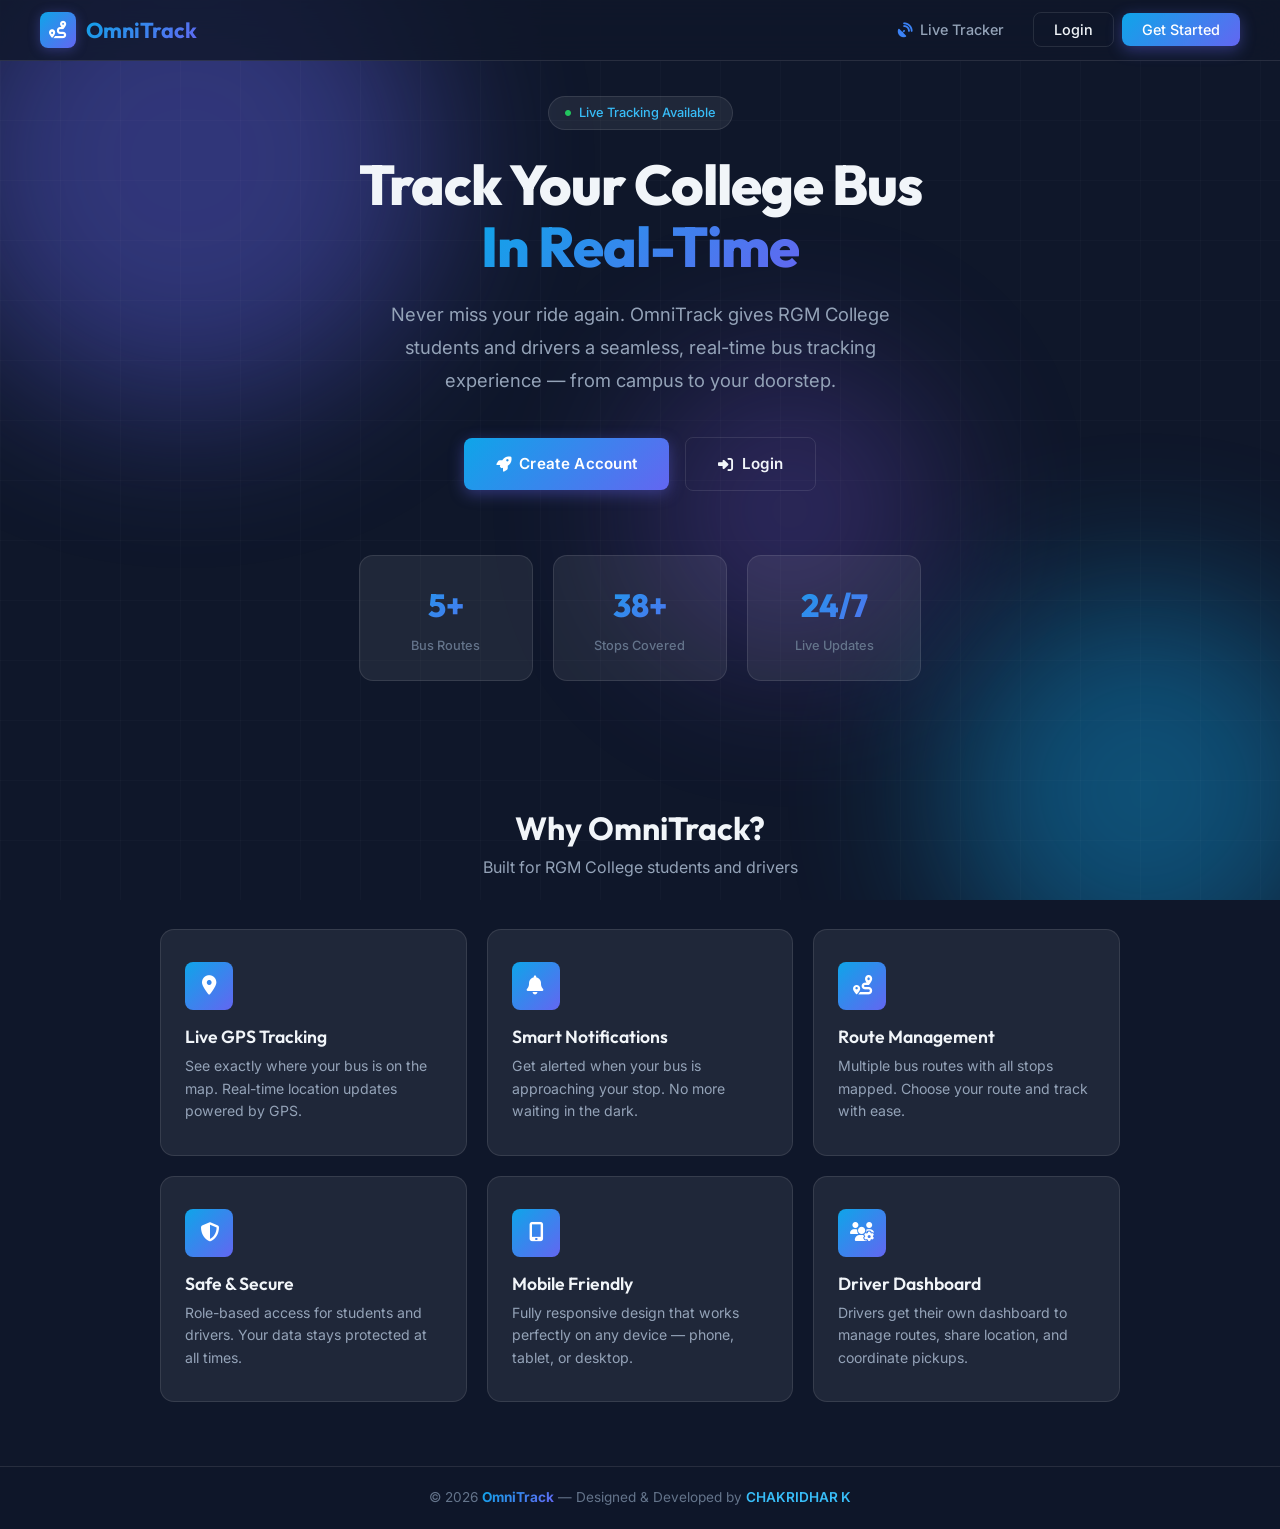
<file: index.html>
<!DOCTYPE html>
<html lang="en">

<head>
  <meta charset="UTF-8" />
  <meta name="viewport" content="width=device-width, initial-scale=1.0" />
  <title>OmniTrack — Real-Time College Bus Tracking</title>
  <meta name="description" content="OmniTrack is a real-time college bus tracking platform for RGM College, Kurnool. Track your bus, view routes, and never miss a ride." />

  <!-- Favicon -->
  <link rel="icon" type="image/svg+xml" href="data:image/svg+xml,%3Csvg xmlns='http://www.w3.org/2000/svg' viewBox='0 0 100 100'%3E%3Cdefs%3E%3ClinearGradient id='g' x1='0%25' y1='0%25' x2='100%25' y2='100%25'%3E%3Cstop offset='0%25' stop-color='%230ea5e9'/%3E%3Cstop offset='100%25' stop-color='%236366f1'/%3E%3C/linearGradient%3E%3C/defs%3E%3Crect width='100' height='100' rx='20' fill='url(%23g)'/%3E%3Ctext x='50' y='68' font-size='50' text-anchor='middle' fill='white' font-family='Arial' font-weight='bold'%3EOT%3C/text%3E%3C/svg%3E" />

  <!-- Google Fonts -->
  <link href="https://fonts.googleapis.com/css2?family=Inter:wght@300;400;500;600;700&family=Outfit:wght@400;500;600;700;800&display=swap" rel="stylesheet" />

  <!-- Font Awesome -->
  <link rel="stylesheet" href="https://cdnjs.cloudflare.com/ajax/libs/font-awesome/6.5.0/css/all.min.css" />

  <!-- Styles -->
  <link rel="stylesheet" href="css/styles.css" />
</head>

<body>

  <!-- Animated Background -->
  <div class="bg-animated">
    <div class="bg-orb bg-orb--1"></div>
    <div class="bg-orb bg-orb--2"></div>
    <div class="bg-orb bg-orb--3"></div>
  </div>
  <div class="bg-grid"></div>

  <!-- Navbar -->
  <nav class="navbar" id="navbar">
    <div class="navbar__inner">
      <a href="index.html" class="navbar__brand">
        <div class="navbar__logo">
          <i class="fa-solid fa-route"></i>
        </div>
        <span class="navbar__name">OmniTrack</span>
      </a>

      <button class="navbar__toggle" id="navToggle" aria-label="Toggle navigation">
        <span></span>
        <span></span>
        <span></span>
      </button>

      <ul class="navbar__links" id="navLinks">
        <li><a href="dashboard.html" class="navbar__link"><i class="fa-solid fa-satellite-dish" style="color: var(--primary); margin-right: 4px;"></i> Live Tracker</a></li>
        <li><a href="login.html" class="navbar__link navbar__link--outline">Login</a></li>
        <li><a href="signup.html" class="navbar__link navbar__link--primary">Get Started</a></li>
      </ul>
    </div>
  </nav>

  <!-- Landing Content -->
  <main class="landing">

    <!-- Hero Section -->
    <section class="landing__hero">
      <div class="landing__content">

        <div class="landing__badge animate-in">
          <i class="fa-solid fa-circle" style="color: var(--success); font-size: 6px;"></i>
          Live Tracking Available
        </div>

        <h1 class="landing__title animate-in">
          Track Your College Bus<br /><span>In Real-Time</span>
        </h1>

        <p class="landing__description animate-in">
          Never miss your ride again. OmniTrack gives RGM College students and drivers a seamless, 
          real-time bus tracking experience — from campus to your doorstep.
        </p>

        <div class="landing__actions animate-in">
          <a href="signup.html" class="btn btn--primary" style="width: auto; padding: 14px 32px;">
            <i class="fa-solid fa-rocket"></i>
            <span class="btn__text">Create Account</span>
          </a>
          <a href="login.html" class="btn btn--outline" style="padding: 14px 32px;">
            <i class="fa-solid fa-right-to-bracket"></i>
            Login
          </a>
        </div>

        <!-- Stats -->
        <div class="landing__stats">
          <div class="stat-card animate-in">
            <div class="stat-card__value">5+</div>
            <div class="stat-card__label">Bus Routes</div>
          </div>
          <div class="stat-card animate-in">
            <div class="stat-card__value">38+</div>
            <div class="stat-card__label">Stops Covered</div>
          </div>
          <div class="stat-card animate-in">
            <div class="stat-card__value">24/7</div>
            <div class="stat-card__label">Live Updates</div>
          </div>
        </div>

      </div>
    </section>

    <!-- Features Section -->
    <section class="features-section">
      <h2 class="features-section__title">Why OmniTrack?</h2>
      <p class="features-section__subtitle">Built for RGM College students and drivers</p>

      <div class="features-grid">
        <div class="feature-card animate-in">
          <div class="feature-card__icon">
            <i class="fa-solid fa-location-dot"></i>
          </div>
          <h3 class="feature-card__title">Live GPS Tracking</h3>
          <p class="feature-card__desc">See exactly where your bus is on the map. Real-time location updates powered by GPS.</p>
        </div>

        <div class="feature-card animate-in">
          <div class="feature-card__icon">
            <i class="fa-solid fa-bell"></i>
          </div>
          <h3 class="feature-card__title">Smart Notifications</h3>
          <p class="feature-card__desc">Get alerted when your bus is approaching your stop. No more waiting in the dark.</p>
        </div>

        <div class="feature-card animate-in">
          <div class="feature-card__icon">
            <i class="fa-solid fa-route"></i>
          </div>
          <h3 class="feature-card__title">Route Management</h3>
          <p class="feature-card__desc">Multiple bus routes with all stops mapped. Choose your route and track with ease.</p>
        </div>

        <div class="feature-card animate-in">
          <div class="feature-card__icon">
            <i class="fa-solid fa-shield-halved"></i>
          </div>
          <h3 class="feature-card__title">Safe & Secure</h3>
          <p class="feature-card__desc">Role-based access for students and drivers. Your data stays protected at all times.</p>
        </div>

        <div class="feature-card animate-in">
          <div class="feature-card__icon">
            <i class="fa-solid fa-mobile-screen-button"></i>
          </div>
          <h3 class="feature-card__title">Mobile Friendly</h3>
          <p class="feature-card__desc">Fully responsive design that works perfectly on any device — phone, tablet, or desktop.</p>
        </div>

        <div class="feature-card animate-in">
          <div class="feature-card__icon">
            <i class="fa-solid fa-users-gear"></i>
          </div>
          <h3 class="feature-card__title">Driver Dashboard</h3>
          <p class="feature-card__desc">Drivers get their own dashboard to manage routes, share location, and coordinate pickups.</p>
        </div>
      </div>
    </section>

  </main>

  <!-- Footer -->
  <footer class="footer">
    © 2026 <span class="footer__brand">OmniTrack</span> — Designed & Developed by
    <a href="https://www.linkedin.com/in/chakridhar-dev/" target="_blank" rel="noopener noreferrer">
      CHAKRIDHAR K
    </a>
  </footer>

  <!-- JS -->
  <script src="js/app.js"></script>

</body>

</html>
</file>
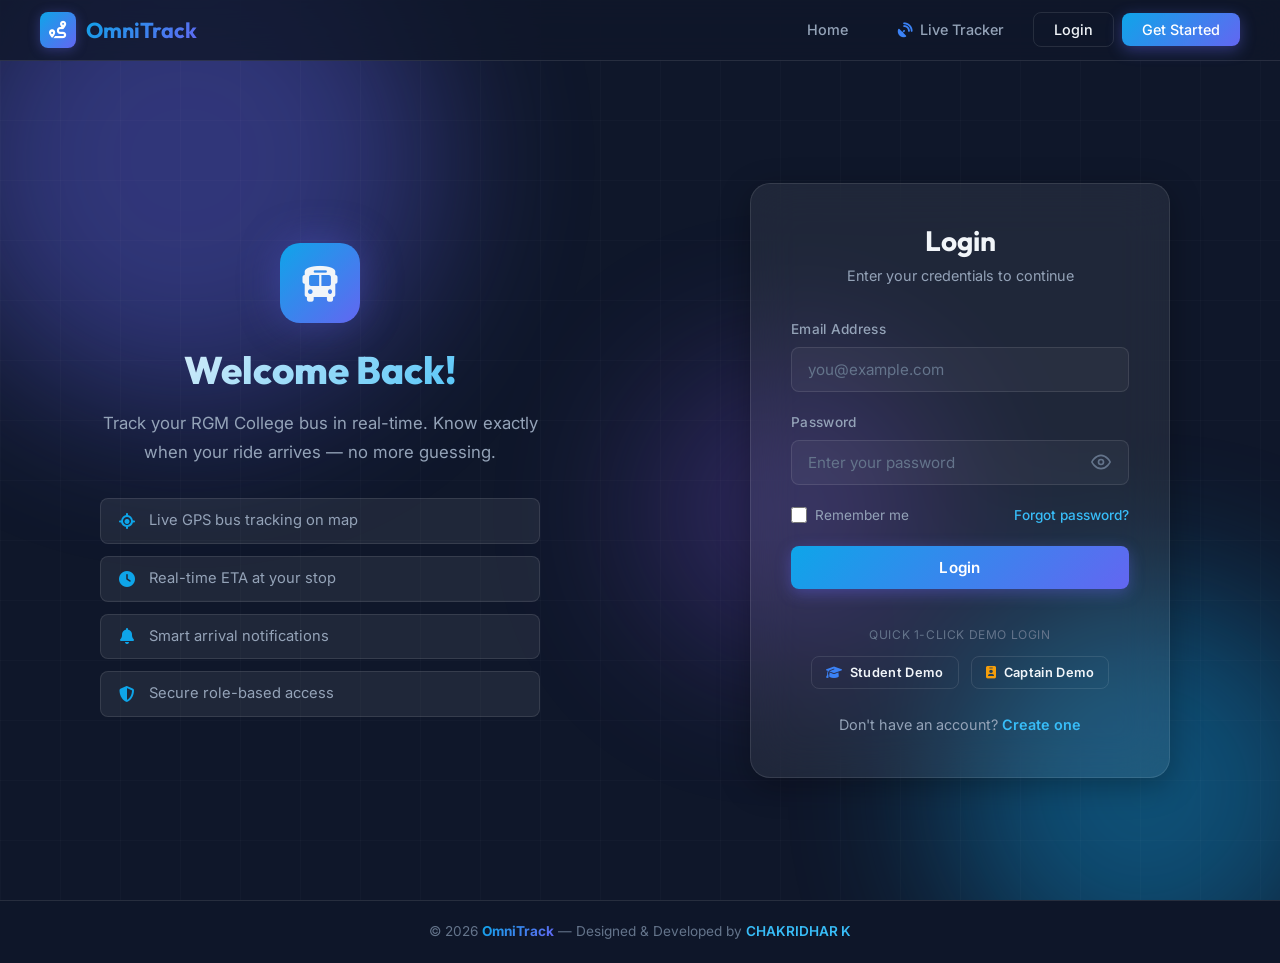
<file: login.html>
<!DOCTYPE html>
<html lang="en">

<head>
  <meta charset="UTF-8" />
  <meta name="viewport" content="width=device-width, initial-scale=1.0" />
  <title>Login — OmniTrack</title>
  <meta name="description" content="Log in to OmniTrack to track your RGM College bus in real-time. Access routes, stops, and live location updates." />

  <!-- Favicon -->
  <link rel="icon" type="image/svg+xml" href="data:image/svg+xml,%3Csvg xmlns='http://www.w3.org/2000/svg' viewBox='0 0 100 100'%3E%3Cdefs%3E%3ClinearGradient id='g' x1='0%25' y1='0%25' x2='100%25' y2='100%25'%3E%3Cstop offset='0%25' stop-color='%230ea5e9'/%3E%3Cstop offset='100%25' stop-color='%236366f1'/%3E%3C/linearGradient%3E%3C/defs%3E%3Crect width='100' height='100' rx='20' fill='url(%23g)'/%3E%3Ctext x='50' y='68' font-size='50' text-anchor='middle' fill='white' font-family='Arial' font-weight='bold'%3EOT%3C/text%3E%3C/svg%3E" />

  <!-- Google Fonts -->
  <link href="https://fonts.googleapis.com/css2?family=Inter:wght@300;400;500;600;700&family=Outfit:wght@400;500;600;700;800&display=swap" rel="stylesheet" />

  <!-- Font Awesome -->
  <link rel="stylesheet" href="https://cdnjs.cloudflare.com/ajax/libs/font-awesome/6.5.0/css/all.min.css" />

  <!-- Styles -->
  <link rel="stylesheet" href="css/styles.css" />
</head>

<body>

  <!-- Animated Background -->
  <div class="bg-animated">
    <div class="bg-orb bg-orb--1"></div>
    <div class="bg-orb bg-orb--2"></div>
    <div class="bg-orb bg-orb--3"></div>
  </div>
  <div class="bg-grid"></div>

  <!-- Navbar -->
  <nav class="navbar" id="navbar">
    <div class="navbar__inner">
      <a href="index.html" class="navbar__brand">
        <div class="navbar__logo">
          <i class="fa-solid fa-route"></i>
        </div>
        <span class="navbar__name">OmniTrack</span>
      </a>

      <button class="navbar__toggle" id="navToggle" aria-label="Toggle navigation">
        <span></span>
        <span></span>
        <span></span>
      </button>

      <ul class="navbar__links" id="navLinks">
        <li><a href="index.html" class="navbar__link">Home</a></li>
        <li><a href="dashboard.html" class="navbar__link"><i class="fa-solid fa-satellite-dish" style="color: var(--primary); margin-right: 4px;"></i> Live Tracker</a></li>
        <li><a href="login.html" class="navbar__link navbar__link--outline active">Login</a></li>
        <li><a href="signup.html" class="navbar__link navbar__link--primary">Get Started</a></li>
      </ul>
    </div>
  </nav>

  <!-- Auth Layout: Split Screen -->
  <div class="auth-layout">

    <!-- Left: Hero Panel -->
    <aside class="auth-hero">
      <div class="auth-hero__content">
        <div class="auth-hero__icon">
          <i class="fa-solid fa-bus"></i>
        </div>

        <h2 class="auth-hero__title">Welcome Back!</h2>
        <p class="auth-hero__subtitle">
          Track your RGM College bus in real-time. Know exactly when your ride arrives — no more guessing.
        </p>

        <div class="auth-hero__features">
          <div class="auth-hero__feature">
            <i class="fa-solid fa-location-crosshairs"></i>
            <span>Live GPS bus tracking on map</span>
          </div>
          <div class="auth-hero__feature">
            <i class="fa-solid fa-clock"></i>
            <span>Real-time ETA at your stop</span>
          </div>
          <div class="auth-hero__feature">
            <i class="fa-solid fa-bell"></i>
            <span>Smart arrival notifications</span>
          </div>
          <div class="auth-hero__feature">
            <i class="fa-solid fa-shield-halved"></i>
            <span>Secure role-based access</span>
          </div>
        </div>
      </div>
    </aside>

    <!-- Right: Login Form -->
    <main class="auth-form-panel">
      <div class="auth-card" role="main">

        <div class="auth-card__header">
          <h1 class="auth-card__title">Login</h1>
          <p class="auth-card__subtitle">Enter your credentials to continue</p>
        </div>

        <form action="#" method="POST" id="loginForm" novalidate>

          <!-- Email -->
          <div class="form-group">
            <label for="email" class="form-label">Email Address</label>
            <input
              type="email"
              id="email"
              name="email"
              class="form-input"
              placeholder="you@example.com"
              required
              autocomplete="email"
            />
            <span class="form-error">Please enter a valid email address</span>
          </div>

          <!-- Password -->
          <div class="form-group">
            <label for="password" class="form-label">Password</label>
            <div class="password-wrapper">
              <input
                type="password"
                id="password"
                name="password"
                class="form-input"
                placeholder="Enter your password"
                required
                autocomplete="current-password"
                minlength="6"
              />
              <button type="button" class="password-toggle" aria-label="Toggle password visibility">
                <!-- Eye Open -->
                <svg class="eye-open" xmlns="http://www.w3.org/2000/svg" width="20" height="20" viewBox="0 0 24 24"
                  fill="none" stroke="currentColor" stroke-width="2" stroke-linecap="round" stroke-linejoin="round">
                  <path d="M1 12s4-8 11-8 11 8 11 8-4 8-11 8S1 12 1 12z" />
                  <circle cx="12" cy="12" r="3" />
                </svg>
                <!-- Eye Closed -->
                <svg class="eye-closed" xmlns="http://www.w3.org/2000/svg" width="20" height="20" viewBox="0 0 24 24"
                  fill="none" stroke="currentColor" stroke-width="2" stroke-linecap="round" stroke-linejoin="round"
                  style="display: none;">
                  <path d="M17.94 17.94A10.07 10.07 0 0 1 12 20c-7 0-11-8-11-8a19.8 19.8 0 0 1 5.06-6.94" />
                  <path d="M9.88 9.88a3 3 0 1 0 4.24 4.24" />
                  <line x1="1" y1="1" x2="23" y2="23" />
                </svg>
              </button>
            </div>
            <span class="form-error">Password must be at least 6 characters</span>
          </div>

          <!-- Remember Me & Forgot Password -->
          <div class="form-group form-group--row">
            <div class="form-checkbox-group">
              <input type="checkbox" id="remember" name="remember" class="form-checkbox" />
              <label for="remember" class="form-checkbox-label">Remember me</label>
            </div>
            <a href="#" class="forgot-link">Forgot password?</a>
          </div>

          <!-- Submit -->
          <button type="submit" class="btn btn--primary">
            <span class="btn__text">Login</span>
          </button>

          <!-- Quick Demo Logins -->
          <div style="margin-top: 1.25rem; padding-top: 1rem; border-top: 1px solid var(--border-color); text-align: center;">
            <span style="font-size: 0.75rem; text-transform: uppercase; letter-spacing: 0.05em; color: var(--text-muted); display: block; margin-bottom: 0.75rem;">
              Quick 1-Click Demo Login
            </span>
            <div style="display: flex; gap: 0.75rem; justify-content: center;">
              <button type="button" id="demoStudentBtn" class="btn btn--outline" style="padding: 8px 14px; font-size: 0.8rem;">
                <i class="fa-solid fa-graduation-cap" style="color: var(--primary);"></i> Student Demo
              </button>
              <button type="button" id="demoDriverBtn" class="btn btn--outline" style="padding: 8px 14px; font-size: 0.8rem;">
                <i class="fa-solid fa-id-badge" style="color: #f59e0b;"></i> Captain Demo
              </button>
            </div>
          </div>

        </form>

        <!-- Sign Up Link -->
        <p class="auth-link-text">
          Don't have an account? <a href="signup.html">Create one</a>
        </p>

      </div>
    </main>

  </div>

  <!-- Footer -->
  <footer class="footer">
    © 2026 <span class="footer__brand">OmniTrack</span> — Designed & Developed by
    <a href="https://www.linkedin.com/in/chakridhar-dev/" target="_blank" rel="noopener noreferrer">
      CHAKRIDHAR K
    </a>
  </footer>

  <!-- JS -->
  <script src="js/app.js"></script>

</body>

</html>
</file>
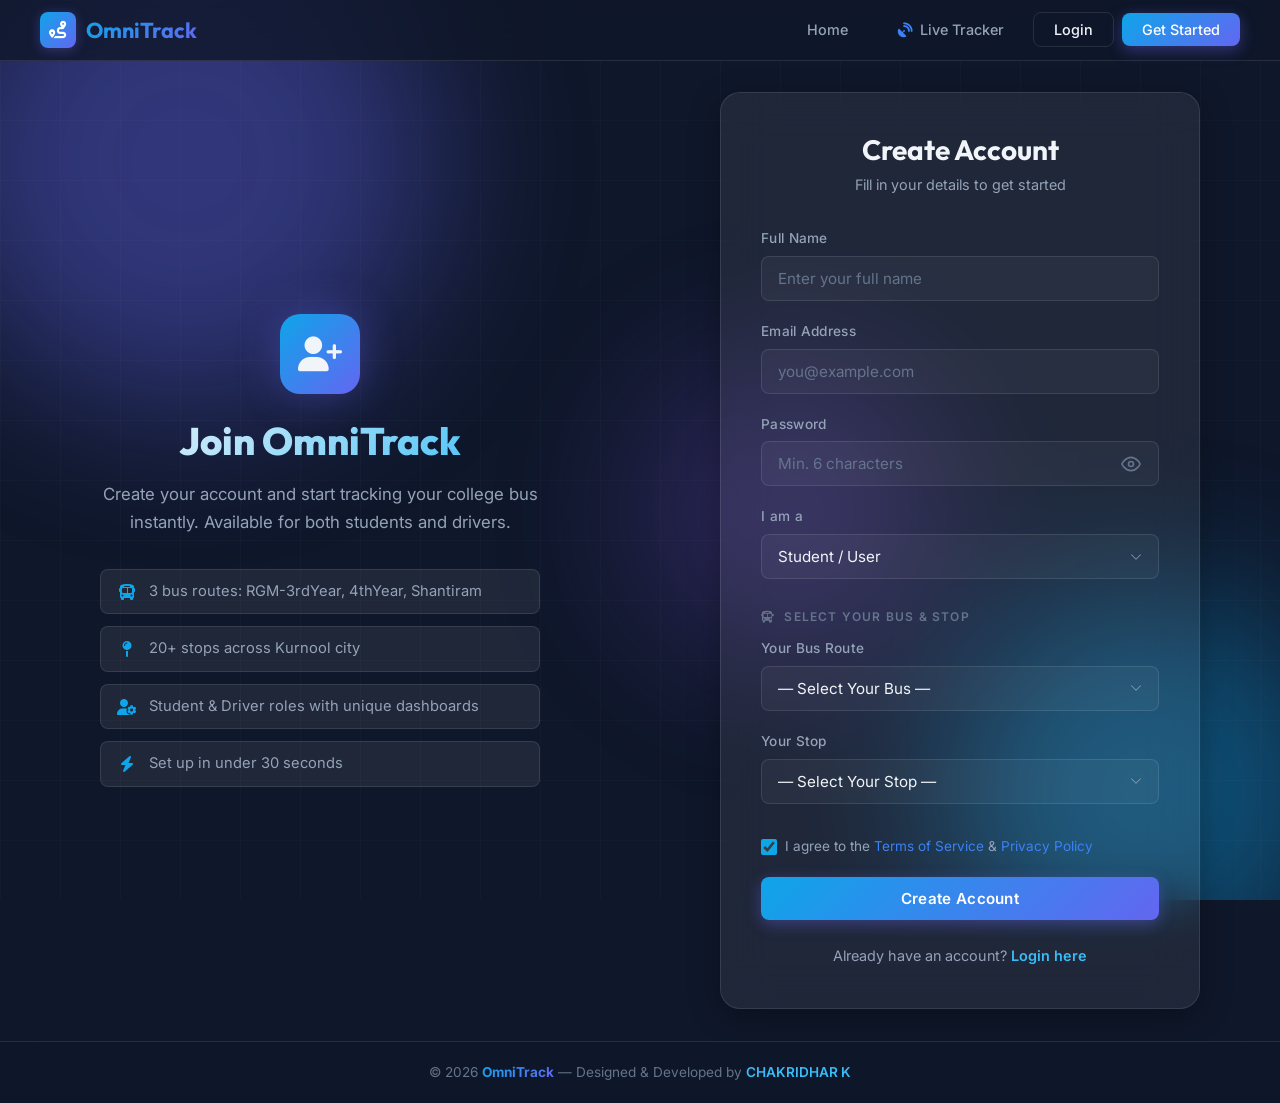
<file: signup.html>
<!DOCTYPE html>
<html lang="en">

<head>
  <meta charset="UTF-8" />
  <meta name="viewport" content="width=device-width, initial-scale=1.0" />
  <title>Create Account — OmniTrack</title>
  <meta name="description" content="Sign up for OmniTrack to start tracking your RGM College bus. Create your account as a student or driver." />

  <!-- Favicon -->
  <link rel="icon" type="image/svg+xml" href="data:image/svg+xml,%3Csvg xmlns='http://www.w3.org/2000/svg' viewBox='0 0 100 100'%3E%3Cdefs%3E%3ClinearGradient id='g' x1='0%25' y1='0%25' x2='100%25' y2='100%25'%3E%3Cstop offset='0%25' stop-color='%230ea5e9'/%3E%3Cstop offset='100%25' stop-color='%236366f1'/%3E%3C/linearGradient%3E%3C/defs%3E%3Crect width='100' height='100' rx='20' fill='url(%23g)'/%3E%3Ctext x='50' y='68' font-size='50' text-anchor='middle' fill='white' font-family='Arial' font-weight='bold'%3EOT%3C/text%3E%3C/svg%3E" />

  <!-- Google Fonts -->
  <link href="https://fonts.googleapis.com/css2?family=Inter:wght@300;400;500;600;700&family=Outfit:wght@400;500;600;700;800&display=swap" rel="stylesheet" />

  <!-- Font Awesome -->
  <link rel="stylesheet" href="https://cdnjs.cloudflare.com/ajax/libs/font-awesome/6.5.0/css/all.min.css" />

  <!-- Styles -->
  <link rel="stylesheet" href="css/styles.css" />
</head>

<body>

  <!-- Animated Background -->
  <div class="bg-animated">
    <div class="bg-orb bg-orb--1"></div>
    <div class="bg-orb bg-orb--2"></div>
    <div class="bg-orb bg-orb--3"></div>
  </div>
  <div class="bg-grid"></div>

  <!-- Navbar -->
  <nav class="navbar" id="navbar">
    <div class="navbar__inner">
      <a href="index.html" class="navbar__brand">
        <div class="navbar__logo">
          <i class="fa-solid fa-route"></i>
        </div>
        <span class="navbar__name">OmniTrack</span>
      </a>

      <button class="navbar__toggle" id="navToggle" aria-label="Toggle navigation">
        <span></span>
        <span></span>
        <span></span>
      </button>

      <ul class="navbar__links" id="navLinks">
        <li><a href="index.html" class="navbar__link">Home</a></li>
        <li><a href="dashboard.html" class="navbar__link"><i class="fa-solid fa-satellite-dish" style="color: var(--primary); margin-right: 4px;"></i> Live Tracker</a></li>
        <li><a href="login.html" class="navbar__link navbar__link--outline">Login</a></li>
        <li><a href="signup.html" class="navbar__link navbar__link--primary active">Get Started</a></li>
      </ul>
    </div>
  </nav>

  <!-- Auth Layout: Split Screen -->
  <div class="auth-layout">

    <!-- Left: Hero Panel -->
    <aside class="auth-hero">
      <div class="auth-hero__content">
        <div class="auth-hero__icon">
          <i class="fa-solid fa-user-plus"></i>
        </div>

        <h2 class="auth-hero__title">Join OmniTrack</h2>
        <p class="auth-hero__subtitle">
          Create your account and start tracking your college bus instantly. Available for both students and drivers.
        </p>

        <div class="auth-hero__features">
          <div class="auth-hero__feature">
            <i class="fa-solid fa-bus"></i>
            <span>3 bus routes: RGM-3rdYear, 4thYear, Shantiram</span>
          </div>
          <div class="auth-hero__feature">
            <i class="fa-solid fa-map-pin"></i>
            <span>20+ stops across Kurnool city</span>
          </div>
          <div class="auth-hero__feature">
            <i class="fa-solid fa-user-gear"></i>
            <span>Student & Driver roles with unique dashboards</span>
          </div>
          <div class="auth-hero__feature">
            <i class="fa-solid fa-bolt"></i>
            <span>Set up in under 30 seconds</span>
          </div>
        </div>
      </div>
    </aside>

    <!-- Right: Signup Form -->
    <main class="auth-form-panel">
      <div class="auth-card auth-card--wide" role="main">

        <div class="auth-card__header">
          <h1 class="auth-card__title">Create Account</h1>
          <p class="auth-card__subtitle">Fill in your details to get started</p>
        </div>

        <form action="#" method="POST" id="signupForm" novalidate>

          <!-- Full Name -->
          <div class="form-group">
            <label for="name" class="form-label">Full Name</label>
            <input
              type="text"
              id="name"
              name="name"
              class="form-input"
              placeholder="Enter your full name"
              required
              autocomplete="name"
            />
            <span class="form-error">Full name is required</span>
          </div>

          <!-- Email -->
          <div class="form-group">
            <label for="email" class="form-label">Email Address</label>
            <input
              type="email"
              id="email"
              name="email"
              class="form-input"
              placeholder="you@example.com"
              required
              autocomplete="email"
            />
            <span class="form-error">Please enter a valid email address</span>
          </div>

          <!-- Password -->
          <div class="form-group">
            <label for="password" class="form-label">Password</label>
            <div class="password-wrapper">
              <input
                type="password"
                id="password"
                name="password"
                class="form-input"
                placeholder="Min. 6 characters"
                required
                autocomplete="new-password"
                minlength="6"
              />
              <button type="button" class="password-toggle" aria-label="Toggle password visibility">
                <svg class="eye-open" xmlns="http://www.w3.org/2000/svg" width="20" height="20" viewBox="0 0 24 24"
                  fill="none" stroke="currentColor" stroke-width="2" stroke-linecap="round" stroke-linejoin="round">
                  <path d="M1 12s4-8 11-8 11 8 11 8-4 8-11 8S1 12 1 12z" />
                  <circle cx="12" cy="12" r="3" />
                </svg>
                <svg class="eye-closed" xmlns="http://www.w3.org/2000/svg" width="20" height="20" viewBox="0 0 24 24"
                  fill="none" stroke="currentColor" stroke-width="2" stroke-linecap="round" stroke-linejoin="round"
                  style="display: none;">
                  <path d="M17.94 17.94A10.07 10.07 0 0 1 12 20c-7 0-11-8-11-8a19.8 19.8 0 0 1 5.06-6.94" />
                  <path d="M9.88 9.88a3 3 0 1 0 4.24 4.24" />
                  <line x1="1" y1="1" x2="23" y2="23" />
                </svg>
              </button>
            </div>
            <span class="form-error">Password must be at least 6 characters</span>
          </div>

          <!-- Role Selection -->
          <div class="form-group">
            <label for="role" class="form-label">I am a</label>
            <select name="role" id="role" class="form-select" required>
              <option value="USER">Student / User</option>
              <option value="DRIVER">Bus Driver</option>
            </select>
          </div>

          <!-- ========== DRIVER FIELDS ========== -->
          <div id="driver-fields" class="conditional-fields">
            <div class="section-label">
              <i class="fa-solid fa-id-badge" style="margin-right: 4px;"></i>
              Driver Details
            </div>

            <div class="form-group">
              <label for="phone" class="form-label">Phone Number</label>
              <input
                type="tel"
                id="phone"
                name="phone"
                class="form-input"
                placeholder="Driver phone number"
                autocomplete="tel"
              />
            </div>

            <div class="form-group">
              <label for="assignedBus" class="form-label">Assigned Bus</label>
              <select name="assignedBus" id="assignedBus" class="form-select">
                <option value="">— Select Assigned Bus —</option>
                <option value="rgm-1styear-001">RGM-1stYear</option>
                <option value="rgm-2ndyear-001">RGM-2ndYear</option>
                <option value="rgm-3rdyear-001">RGM-3rdYear</option>
                <option value="rgm-4thyear-001">RGM-4thYear</option>
                <option value="69134ab02313225bf5905fdc">Shantiram-45</option>
              </select>
            </div>
          </div>

          <!-- ========== USER / STUDENT FIELDS ========== -->
          <div id="user-bus-fields" class="conditional-fields">
            <div class="section-label">
              <i class="fa-solid fa-bus" style="margin-right: 4px;"></i>
              Select Your Bus & Stop
            </div>

            <div class="form-group">
              <label for="busSelect" class="form-label">Your Bus Route</label>
              <select name="busName" id="busSelect" class="form-select">
                <option value="">— Select Your Bus —</option>
                <option value="rgm-1styear-001">RGM-1stYear</option>
                <option value="rgm-2ndyear-001">RGM-2ndYear</option>
                <option value="rgm-3rdyear-001">RGM-3rdYear</option>
                <option value="rgm-4thyear-001">RGM-4thYear</option>
                <option value="69134ab02313225bf5905fdc">Shantiram-45</option>
              </select>
            </div>
          </div>

          <div id="user-stop-fields" class="conditional-fields">
            <div class="form-group">
              <label for="stopSelect" class="form-label">Your Stop</label>
              <select name="stopName" id="stopSelect" class="form-select">
                <option value="">— Select Your Stop —</option>

                <!-- ===== RGM-1stYear Stops ===== -->
                <option value="rgm1y-stop-01" data-bus="rgm-1styear-001">KondaReddy Fort</option>
                <option value="rgm1y-stop-02" data-bus="rgm-1styear-001">Control Room</option>
                <option value="rgm1y-stop-03" data-bus="rgm-1styear-001">Sv Complex</option>
                <option value="rgm1y-stop-04" data-bus="rgm-1styear-001">Railway Station Road</option>
                <option value="rgm1y-stop-05" data-bus="rgm-1styear-001">Rajhvihar</option>
                <option value="rgm1y-stop-06" data-bus="rgm-1styear-001">Kurnool Medical College</option>
                <option value="rgm1y-stop-07" data-bus="rgm-1styear-001">Collector Office</option>
                <option value="rgm1y-stop-08" data-bus="rgm-1styear-001">Gayathri Estates</option>
                <option value="rgm1y-stop-09" data-bus="rgm-1styear-001">Maddur Nagar</option>
                <option value="rgm1y-stop-10" data-bus="rgm-1styear-001">C Camp</option>
                <option value="rgm1y-stop-11" data-bus="rgm-1styear-001">Amma Hospital</option>
                <option value="rgm1y-stop-12" data-bus="rgm-1styear-001">Nandyal Checkpost</option>
                <option value="rgm1y-stop-13" data-bus="rgm-1styear-001">Maruthi Mega City</option>
                <option value="rgm1y-stop-14" data-bus="rgm-1styear-001">G. Pullareddy Engineering College</option>
                <option value="rgm1y-stop-15" data-bus="rgm-1styear-001">B. Thandrapadu</option>
                <option value="rgm1y-stop-16" data-bus="rgm-1styear-001">B. Thandrapadu Lake View</option>
                <option value="rgm1y-stop-17" data-bus="rgm-1styear-001">Raaga Mayuri Resorts</option>
                <option value="rgm1y-stop-18" data-bus="rgm-1styear-001">Nannur</option>
                <option value="rgm1y-stop-19" data-bus="rgm-1styear-001">RGM College</option>
                <!-- ===== RGM-2ndYear Stops ===== -->
                <option value="rgm2y-stop-01" data-bus="rgm-2ndyear-001">KondaReddy Fort</option>
                <option value="rgm2y-stop-02" data-bus="rgm-2ndyear-001">Control Room</option>
                <option value="rgm2y-stop-03" data-bus="rgm-2ndyear-001">Sv Complex</option>
                <option value="rgm2y-stop-04" data-bus="rgm-2ndyear-001">Railway Station Road</option>
                <option value="rgm2y-stop-05" data-bus="rgm-2ndyear-001">Rajhvihar</option>
                <option value="rgm2y-stop-06" data-bus="rgm-2ndyear-001">Kurnool Medical College</option>
                <option value="rgm2y-stop-07" data-bus="rgm-2ndyear-001">Collector Office</option>
                <option value="rgm2y-stop-08" data-bus="rgm-2ndyear-001">Gayathri Estates</option>
                <option value="rgm2y-stop-09" data-bus="rgm-2ndyear-001">Maddur Nagar</option>
                <option value="rgm2y-stop-10" data-bus="rgm-2ndyear-001">C Camp</option>
                <option value="rgm2y-stop-11" data-bus="rgm-2ndyear-001">Amma Hospital</option>
                <option value="rgm2y-stop-12" data-bus="rgm-2ndyear-001">Nandyal Checkpost</option>
                <option value="rgm2y-stop-13" data-bus="rgm-2ndyear-001">Maruthi Mega City</option>
                <option value="rgm2y-stop-14" data-bus="rgm-2ndyear-001">G. Pullareddy Engineering College</option>
                <option value="rgm2y-stop-15" data-bus="rgm-2ndyear-001">B. Thandrapadu</option>
                <option value="rgm2y-stop-16" data-bus="rgm-2ndyear-001">B. Thandrapadu Lake View</option>
                <option value="rgm2y-stop-17" data-bus="rgm-2ndyear-001">Raaga Mayuri Resorts</option>
                <option value="rgm2y-stop-18" data-bus="rgm-2ndyear-001">Nannur</option>
                <option value="rgm2y-stop-19" data-bus="rgm-2ndyear-001">RGM College</option>
                <!-- ===== RGM-3rdYear Stops ===== -->
                <option value="rgm3y-stop-01" data-bus="rgm-3rdyear-001">KondaReddy Fort</option>
                <option value="rgm3y-stop-02" data-bus="rgm-3rdyear-001">Control Room</option>
                <option value="rgm3y-stop-03" data-bus="rgm-3rdyear-001">Sv Complex</option>
                <option value="rgm3y-stop-04" data-bus="rgm-3rdyear-001">Railway Station Road</option>
                <option value="rgm3y-stop-05" data-bus="rgm-3rdyear-001">Rajhvihar</option>
                <option value="rgm3y-stop-06" data-bus="rgm-3rdyear-001">Kurnool Medical College</option>
                <option value="rgm3y-stop-07" data-bus="rgm-3rdyear-001">Collector Office</option>
                <option value="rgm3y-stop-08" data-bus="rgm-3rdyear-001">Gayathri Estates</option>
                <option value="rgm3y-stop-09" data-bus="rgm-3rdyear-001">Maddur Nagar</option>
                <option value="rgm3y-stop-10" data-bus="rgm-3rdyear-001">C Camp</option>
                <option value="rgm3y-stop-11" data-bus="rgm-3rdyear-001">Amma Hospital</option>
                <option value="rgm3y-stop-12" data-bus="rgm-3rdyear-001">Nandyal Checkpost</option>
                <option value="rgm3y-stop-13" data-bus="rgm-3rdyear-001">Maruthi Mega City</option>
                <option value="rgm3y-stop-14" data-bus="rgm-3rdyear-001">G. Pullareddy Engineering College</option>
                <option value="rgm3y-stop-15" data-bus="rgm-3rdyear-001">B. Thandrapadu</option>
                <option value="rgm3y-stop-16" data-bus="rgm-3rdyear-001">B. Thandrapadu Lake View</option>
                <option value="rgm3y-stop-17" data-bus="rgm-3rdyear-001">Raaga Mayuri Resorts</option>
                <option value="rgm3y-stop-18" data-bus="rgm-3rdyear-001">Nannur</option>
                <option value="rgm3y-stop-19" data-bus="rgm-3rdyear-001">RGM College</option>
                <!-- ===== RGM-4thYear Stops ===== -->
                <option value="rgm4y-stop-01" data-bus="rgm-4thyear-001">KondaReddy Fort</option>
                <option value="rgm4y-stop-02" data-bus="rgm-4thyear-001">Control Room</option>
                <option value="rgm4y-stop-03" data-bus="rgm-4thyear-001">Sv Complex</option>
                <option value="rgm4y-stop-04" data-bus="rgm-4thyear-001">Railway Station Road</option>
                <option value="rgm4y-stop-05" data-bus="rgm-4thyear-001">Rajhvihar</option>
                <option value="rgm4y-stop-06" data-bus="rgm-4thyear-001">Kurnool Medical College</option>
                <option value="rgm4y-stop-07" data-bus="rgm-4thyear-001">Collector Office</option>
                <option value="rgm4y-stop-08" data-bus="rgm-4thyear-001">Gayathri Estates</option>
                <option value="rgm4y-stop-09" data-bus="rgm-4thyear-001">Maddur Nagar</option>
                <option value="rgm4y-stop-10" data-bus="rgm-4thyear-001">C Camp</option>
                <option value="rgm4y-stop-11" data-bus="rgm-4thyear-001">Amma Hospital</option>
                <option value="rgm4y-stop-12" data-bus="rgm-4thyear-001">Nandyal Checkpost</option>
                <option value="rgm4y-stop-13" data-bus="rgm-4thyear-001">Maruthi Mega City</option>
                <option value="rgm4y-stop-14" data-bus="rgm-4thyear-001">G. Pullareddy Engineering College</option>
                <option value="rgm4y-stop-15" data-bus="rgm-4thyear-001">B. Thandrapadu</option>
                <option value="rgm4y-stop-16" data-bus="rgm-4thyear-001">B. Thandrapadu Lake View</option>
                <option value="rgm4y-stop-17" data-bus="rgm-4thyear-001">Raaga Mayuri Resorts</option>
                <option value="rgm4y-stop-18" data-bus="rgm-4thyear-001">Nannur</option>
                <option value="rgm4y-stop-19" data-bus="rgm-4thyear-001">RGM College</option>
                <!-- ===== Shantiram-45 Stops ===== -->
                <option value="sr45-stop-01" data-bus="69134ab02313225bf5905fdc">KondaReddy Fort</option>
                <option value="sr45-stop-02" data-bus="69134ab02313225bf5905fdc">Control Room</option>
                <option value="sr45-stop-03" data-bus="69134ab02313225bf5905fdc">Sv Complex</option>
                <option value="sr45-stop-04" data-bus="69134ab02313225bf5905fdc">Railway Station Road</option>
                <option value="sr45-stop-05" data-bus="69134ab02313225bf5905fdc">Rajhvihar</option>
                <option value="sr45-stop-06" data-bus="69134ab02313225bf5905fdc">Kurnool Medical College</option>
                <option value="sr45-stop-07" data-bus="69134ab02313225bf5905fdc">Collector Office</option>
                <option value="sr45-stop-08" data-bus="69134ab02313225bf5905fdc">Gayathri Estates</option>
                <option value="sr45-stop-09" data-bus="69134ab02313225bf5905fdc">Maddur Nagar</option>
                <option value="sr45-stop-10" data-bus="69134ab02313225bf5905fdc">C Camp</option>

              </select>
            </div>
          </div>

          <!-- Terms Checkbox -->
          <div class="form-group form-group--row" style="margin-top: 0.75rem; margin-bottom: 1rem;">
            <div class="form-checkbox-group">
              <input type="checkbox" id="terms" name="terms" class="form-checkbox" required checked />
              <label for="terms" class="form-checkbox-label" style="font-size: 0.85rem;">
                I agree to the <span style="color: var(--primary);">Terms of Service</span> & <span style="color: var(--primary);">Privacy Policy</span>
              </label>
            </div>
          </div>

          <!-- Submit -->
          <button type="submit" class="btn btn--primary" style="margin-top: 0.25rem;">
            <span class="btn__text">Create Account</span>
          </button>

        </form>

        <!-- Login Link -->
        <p class="auth-link-text">
          Already have an account? <a href="login.html">Login here</a>
        </p>

      </div>
    </main>

  </div>

  <!-- Footer -->
  <footer class="footer">
    © 2026 <span class="footer__brand">OmniTrack</span> — Designed & Developed by
    <a href="https://www.linkedin.com/in/chakridhar-dev/" target="_blank" rel="noopener noreferrer">
      CHAKRIDHAR K
    </a>
  </footer>

  <!-- JS -->
  <script src="js/app.js"></script>

</body>

</html>
</file>
<file: css/styles.css>
/* ============================================
   OmniTrack — Design System
   Premium dark-mode bus tracking UI
   ============================================ */

/* --- Google Fonts --- */
@import url('https://fonts.googleapis.com/css2?family=Inter:wght@300;400;500;600;700&family=Outfit:wght@400;500;600;700;800&display=swap');

/* --- CSS Variables (Design Tokens) --- */
:root {
  /* Primary Gradient */
  --primary-start: #0ea5e9;
  --primary-end: #6366f1;
  --primary: #3b82f6;
  --primary-glow: rgba(99, 102, 241, 0.35);
  --primary-gradient: linear-gradient(135deg, var(--primary-start), var(--primary-end));

  /* Surfaces */
  --bg-dark: #0f172a;
  --bg-darker: #0a0f1e;
  --bg-card: rgba(255, 255, 255, 0.05);
  --bg-glass: rgba(255, 255, 255, 0.07);
  --bg-glass-hover: rgba(255, 255, 255, 0.1);
  --glass-border: rgba(255, 255, 255, 0.1);
  --glass-border-hover: rgba(255, 255, 255, 0.18);

  /* Text */
  --text-primary: #f1f5f9;
  --text-secondary: #94a3b8;
  --text-muted: #64748b;
  --text-accent: #38bdf8;

  /* Feedback */
  --success: #22c55e;
  --error: #ef4444;
  --warning: #f59e0b;

  /* Spacing & Radii */
  --radius-sm: 8px;
  --radius-md: 14px;
  --radius-lg: 20px;
  --radius-xl: 28px;

  /* Transitions */
  --ease-smooth: cubic-bezier(0.4, 0, 0.2, 1);
  --ease-bounce: cubic-bezier(0.34, 1.56, 0.64, 1);

  /* Shadows */
  --shadow-card: 0 8px 32px rgba(0, 0, 0, 0.3);
  --shadow-glow: 0 0 40px var(--primary-glow);
  --shadow-button: 0 4px 15px rgba(99, 102, 241, 0.4);
}

/* --- Reset & Base --- */
*,
*::before,
*::after {
  box-sizing: border-box;
  margin: 0;
  padding: 0;
}

html {
  scroll-behavior: smooth;
  -webkit-font-smoothing: antialiased;
  -moz-osx-font-smoothing: grayscale;
}

body {
  font-family: 'Inter', -apple-system, BlinkMacSystemFont, sans-serif;
  background: var(--bg-dark);
  color: var(--text-primary);
  min-height: 100vh;
  display: flex;
  flex-direction: column;
  overflow-x: hidden;
  line-height: 1.6;
}

h1, h2, h3, h4, h5, h6 {
  font-family: 'Outfit', sans-serif;
  font-weight: 700;
  line-height: 1.2;
}

a {
  color: var(--text-accent);
  text-decoration: none;
  transition: color 0.2s var(--ease-smooth);
}

a:hover {
  color: var(--primary-start);
}

/* --- Animated Background --- */
.bg-animated {
  position: fixed;
  top: 0;
  left: 0;
  width: 100%;
  height: 100%;
  z-index: 0;
  overflow: hidden;
  pointer-events: none;
}

.bg-orb {
  position: absolute;
  border-radius: 50%;
  filter: blur(80px);
  opacity: 0.4;
  animation: orbFloat 20s infinite ease-in-out;
}

.bg-orb--1 {
  width: 500px;
  height: 500px;
  background: var(--primary-end);
  top: -10%;
  left: -5%;
  animation-delay: 0s;
}

.bg-orb--2 {
  width: 400px;
  height: 400px;
  background: var(--primary-start);
  bottom: -10%;
  right: -5%;
  animation-delay: -7s;
}

.bg-orb--3 {
  width: 300px;
  height: 300px;
  background: #8b5cf6;
  top: 40%;
  left: 50%;
  animation-delay: -14s;
  opacity: 0.25;
}

@keyframes orbFloat {
  0%, 100% { transform: translate(0, 0) scale(1); }
  25% { transform: translate(30px, -40px) scale(1.05); }
  50% { transform: translate(-20px, 20px) scale(0.95); }
  75% { transform: translate(15px, 30px) scale(1.02); }
}

/* --- Grid Pattern Overlay --- */
.bg-grid {
  position: fixed;
  top: 0;
  left: 0;
  width: 100%;
  height: 100%;
  z-index: 0;
  pointer-events: none;
  background-image: 
    linear-gradient(rgba(255,255,255,0.02) 1px, transparent 1px),
    linear-gradient(90deg, rgba(255,255,255,0.02) 1px, transparent 1px);
  background-size: 60px 60px;
}

/* --- Navbar --- */
.navbar {
  position: fixed;
  top: 0;
  left: 0;
  right: 0;
  z-index: 1000;
  padding: 0.75rem 1.5rem;
  background: rgba(15, 23, 42, 0.8);
  backdrop-filter: blur(20px);
  -webkit-backdrop-filter: blur(20px);
  border-bottom: 1px solid var(--glass-border);
  transition: all 0.3s var(--ease-smooth);
}

.navbar.scrolled {
  background: rgba(15, 23, 42, 0.95);
  box-shadow: 0 4px 30px rgba(0, 0, 0, 0.3);
}

.navbar__inner {
  max-width: 1200px;
  margin: 0 auto;
  display: flex;
  align-items: center;
  justify-content: space-between;
}

.navbar__brand {
  display: flex;
  align-items: center;
  gap: 10px;
  text-decoration: none;
  color: var(--text-primary);
}

.navbar__logo {
  width: 36px;
  height: 36px;
  background: var(--primary-gradient);
  border-radius: var(--radius-sm);
  display: flex;
  align-items: center;
  justify-content: center;
  font-size: 1.1rem;
  color: white;
  box-shadow: 0 2px 12px var(--primary-glow);
}

.navbar__name {
  font-family: 'Outfit', sans-serif;
  font-weight: 700;
  font-size: 1.35rem;
  background: var(--primary-gradient);
  -webkit-background-clip: text;
  -webkit-text-fill-color: transparent;
  background-clip: text;
}

.navbar__links {
  display: flex;
  align-items: center;
  gap: 8px;
  list-style: none;
}

.navbar__link {
  padding: 8px 20px;
  border-radius: var(--radius-sm);
  font-weight: 500;
  font-size: 0.9rem;
  transition: all 0.25s var(--ease-smooth);
  color: var(--text-secondary);
  border: 1px solid transparent;
}

.navbar__link:hover {
  color: var(--text-primary);
  background: var(--bg-glass);
}

.navbar__link--primary {
  background: var(--primary-gradient);
  color: white !important;
  border: none;
  box-shadow: var(--shadow-button);
}

.navbar__link--primary:hover {
  transform: translateY(-1px);
  box-shadow: 0 6px 20px rgba(99, 102, 241, 0.5);
}

.navbar__link--outline {
  border: 1px solid var(--glass-border);
  color: var(--text-primary);
}

.navbar__link--outline:hover {
  border-color: var(--primary-start);
  background: rgba(14, 165, 233, 0.08);
  color: var(--text-accent);
}

/* Mobile Nav Toggle */
.navbar__toggle {
  display: none;
  background: none;
  border: 1px solid var(--glass-border);
  border-radius: var(--radius-sm);
  padding: 8px 10px;
  cursor: pointer;
  flex-direction: column;
  gap: 4px;
}

.navbar__toggle span {
  width: 22px;
  height: 2px;
  background: var(--text-primary);
  border-radius: 2px;
  transition: all 0.3s var(--ease-smooth);
}

/* --- Auth Layout (Split Screen) --- */
.auth-layout {
  position: relative;
  z-index: 1;
  display: grid;
  grid-template-columns: 1fr 1fr;
  min-height: 100vh;
  padding-top: 60px;
}

.auth-hero {
  display: flex;
  flex-direction: column;
  justify-content: center;
  align-items: center;
  padding: 3rem;
  position: relative;
  overflow: hidden;
}

.auth-hero__content {
  max-width: 440px;
  text-align: center;
}

.auth-hero__icon {
  width: 80px;
  height: 80px;
  background: var(--primary-gradient);
  border-radius: var(--radius-lg);
  display: flex;
  align-items: center;
  justify-content: center;
  font-size: 2.2rem;
  margin: 0 auto 1.5rem;
  box-shadow: var(--shadow-glow);
  animation: iconPulse 3s infinite ease-in-out;
}

@keyframes iconPulse {
  0%, 100% { transform: scale(1); box-shadow: var(--shadow-glow); }
  50% { transform: scale(1.05); box-shadow: 0 0 60px var(--primary-glow); }
}

.auth-hero__title {
  font-size: 2.4rem;
  font-weight: 800;
  margin-bottom: 1rem;
  background: linear-gradient(135deg, var(--text-primary), var(--text-accent));
  -webkit-background-clip: text;
  -webkit-text-fill-color: transparent;
  background-clip: text;
}

.auth-hero__subtitle {
  font-size: 1.05rem;
  color: var(--text-secondary);
  line-height: 1.7;
  margin-bottom: 2rem;
}

.auth-hero__features {
  text-align: left;
  display: flex;
  flex-direction: column;
  gap: 12px;
}

.auth-hero__feature {
  display: flex;
  align-items: center;
  gap: 12px;
  padding: 10px 16px;
  background: var(--bg-glass);
  border-radius: var(--radius-sm);
  border: 1px solid var(--glass-border);
  font-size: 0.92rem;
  color: var(--text-secondary);
  transition: all 0.3s var(--ease-smooth);
}

.auth-hero__feature:hover {
  background: var(--bg-glass-hover);
  border-color: var(--glass-border-hover);
  transform: translateX(4px);
}

.auth-hero__feature i {
  color: var(--primary-start);
  font-size: 1rem;
  width: 20px;
  text-align: center;
}

/* --- Auth Form Panel --- */
.auth-form-panel {
  display: flex;
  align-items: center;
  justify-content: center;
  padding: 2rem;
}

.auth-card {
  width: 100%;
  max-width: 420px;
  background: var(--bg-glass);
  backdrop-filter: blur(24px);
  -webkit-backdrop-filter: blur(24px);
  border: 1px solid var(--glass-border);
  border-radius: var(--radius-lg);
  padding: 2.5rem;
  box-shadow: var(--shadow-card);
  animation: cardSlideIn 0.6s var(--ease-smooth) both;
}

.auth-card--wide {
  max-width: 480px;
}

@keyframes cardSlideIn {
  from {
    opacity: 0;
    transform: translateY(20px) scale(0.98);
  }
  to {
    opacity: 1;
    transform: translateY(0) scale(1);
  }
}

.auth-card__header {
  text-align: center;
  margin-bottom: 2rem;
}

.auth-card__title {
  font-size: 1.75rem;
  font-weight: 700;
  color: var(--text-primary);
  margin-bottom: 0.4rem;
}

.auth-card__subtitle {
  font-size: 0.9rem;
  color: var(--text-secondary);
}

/* --- Form Elements --- */
.form-group {
  margin-bottom: 1.25rem;
  position: relative;
}

.form-group--row {
  display: flex;
  align-items: center;
  justify-content: space-between;
}

.form-label {
  display: block;
  font-size: 0.85rem;
  font-weight: 500;
  color: var(--text-secondary);
  margin-bottom: 6px;
  letter-spacing: 0.3px;
}

.form-input {
  width: 100%;
  padding: 12px 16px;
  background: rgba(255, 255, 255, 0.04);
  border: 1px solid var(--glass-border);
  border-radius: var(--radius-sm);
  color: var(--text-primary);
  font-family: 'Inter', sans-serif;
  font-size: 0.95rem;
  transition: all 0.25s var(--ease-smooth);
  outline: none;
}

.form-input::placeholder {
  color: var(--text-muted);
}

.form-input:focus {
  border-color: var(--primary-start);
  background: rgba(14, 165, 233, 0.04);
  box-shadow: 0 0 0 3px rgba(14, 165, 233, 0.12);
}

.form-input:hover:not(:focus) {
  border-color: var(--glass-border-hover);
}

.form-select {
  width: 100%;
  padding: 12px 16px;
  background: rgba(255, 255, 255, 0.04);
  border: 1px solid var(--glass-border);
  border-radius: var(--radius-sm);
  color: var(--text-primary);
  font-family: 'Inter', sans-serif;
  font-size: 0.95rem;
  transition: all 0.25s var(--ease-smooth);
  outline: none;
  cursor: pointer;
  appearance: none;
  background-image: url("data:image/svg+xml,%3Csvg xmlns='http://www.w3.org/2000/svg' width='12' height='12' fill='%2394a3b8' viewBox='0 0 16 16'%3E%3Cpath d='M1.646 4.646a.5.5 0 0 1 .708 0L8 10.293l5.646-5.647a.5.5 0 0 1 .708.708l-6 6a.5.5 0 0 1-.708 0l-6-6a.5.5 0 0 1 0-.708z'/%3E%3C/svg%3E");
  background-repeat: no-repeat;
  background-position: right 16px center;
  padding-right: 40px;
}

.form-select:focus {
  border-color: var(--primary-start);
  box-shadow: 0 0 0 3px rgba(14, 165, 233, 0.12);
}

.form-select option {
  background: #1e293b;
  color: var(--text-primary);
}

/* Password wrapper */
.password-wrapper {
  position: relative;
}

.password-toggle {
  position: absolute;
  right: 14px;
  top: 50%;
  transform: translateY(-50%);
  background: none;
  border: none;
  cursor: pointer;
  color: var(--text-muted);
  padding: 4px;
  display: flex;
  align-items: center;
  justify-content: center;
  transition: color 0.2s var(--ease-smooth);
}

.password-toggle:hover {
  color: var(--text-accent);
}

.password-wrapper .form-input {
  padding-right: 48px;
}

/* Checkbox */
.form-checkbox-group {
  display: flex;
  align-items: center;
  gap: 8px;
}

.form-checkbox {
  width: 16px;
  height: 16px;
  accent-color: var(--primary-start);
  cursor: pointer;
}

.form-checkbox-label {
  font-size: 0.85rem;
  color: var(--text-secondary);
  cursor: pointer;
}

/* --- Buttons --- */
.btn {
  display: inline-flex;
  align-items: center;
  justify-content: center;
  gap: 8px;
  padding: 12px 24px;
  border-radius: var(--radius-sm);
  font-family: 'Inter', sans-serif;
  font-weight: 600;
  font-size: 0.95rem;
  border: none;
  cursor: pointer;
  transition: all 0.25s var(--ease-smooth);
  text-decoration: none;
  letter-spacing: 0.3px;
  position: relative;
  overflow: hidden;
}

.btn--primary {
  background: var(--primary-gradient);
  color: white;
  box-shadow: var(--shadow-button);
  width: 100%;
}

.btn--primary:hover {
  transform: translateY(-2px);
  box-shadow: 0 8px 25px rgba(99, 102, 241, 0.5);
}

.btn--primary:active {
  transform: translateY(0);
}

/* Button loading state */
.btn--loading {
  pointer-events: none;
  opacity: 0.85;
}

.btn--loading .btn__text {
  visibility: hidden;
}

.btn--loading::after {
  content: '';
  position: absolute;
  width: 20px;
  height: 20px;
  border: 2px solid rgba(255,255,255,0.3);
  border-top-color: white;
  border-radius: 50%;
  animation: spin 0.6s linear infinite;
}

@keyframes spin {
  to { transform: rotate(360deg); }
}

.btn--outline {
  background: transparent;
  border: 1px solid var(--glass-border);
  color: var(--text-primary);
}

.btn--outline:hover {
  border-color: var(--primary-start);
  background: rgba(14, 165, 233, 0.08);
  color: var(--text-accent);
}

.btn--ghost {
  background: transparent;
  color: var(--text-accent);
  padding: 8px 16px;
}

.btn--ghost:hover {
  background: rgba(14, 165, 233, 0.08);
}

/* Shimmer effect on primary button */
.btn--primary::before {
  content: '';
  position: absolute;
  top: 0;
  left: -100%;
  width: 100%;
  height: 100%;
  background: linear-gradient(90deg, transparent, rgba(255,255,255,0.15), transparent);
  transition: left 0.5s;
}

.btn--primary:hover::before {
  left: 100%;
}

/* --- Divider --- */
.divider {
  display: flex;
  align-items: center;
  gap: 16px;
  margin: 1.5rem 0;
  color: var(--text-muted);
  font-size: 0.8rem;
}

.divider::before,
.divider::after {
  content: '';
  flex: 1;
  height: 1px;
  background: var(--glass-border);
}

/* --- Link Text --- */
.auth-link-text {
  text-align: center;
  font-size: 0.9rem;
  color: var(--text-secondary);
  margin-top: 1.5rem;
}

.auth-link-text a {
  font-weight: 600;
  color: var(--text-accent);
}

.auth-link-text a:hover {
  text-decoration: underline;
}

/* --- Forgot Password --- */
.forgot-link {
  font-size: 0.85rem;
  color: var(--text-accent);
  font-weight: 500;
}

.forgot-link:hover {
  text-decoration: underline;
}

/* --- Conditional Fields Animation --- */
.conditional-fields {
  overflow: hidden;
  max-height: 0;
  opacity: 0;
  transition: max-height 0.4s var(--ease-smooth), opacity 0.3s var(--ease-smooth);
}

.conditional-fields.visible {
  max-height: 500px;
  opacity: 1;
}

/* --- Section Label --- */
.section-label {
  font-size: 0.75rem;
  font-weight: 600;
  text-transform: uppercase;
  letter-spacing: 1.2px;
  color: var(--text-muted);
  margin-bottom: 12px;
  margin-top: 8px;
}

/* --- Toast Notifications --- */
.toast-container {
  position: fixed;
  top: 80px;
  right: 20px;
  z-index: 9999;
  display: flex;
  flex-direction: column;
  gap: 8px;
}

.toast {
  padding: 14px 20px;
  background: var(--bg-glass);
  backdrop-filter: blur(20px);
  border: 1px solid var(--glass-border);
  border-radius: var(--radius-sm);
  color: var(--text-primary);
  font-size: 0.9rem;
  box-shadow: var(--shadow-card);
  animation: toastIn 0.3s var(--ease-bounce);
  display: flex;
  align-items: center;
  gap: 10px;
}

.toast--success { border-left: 3px solid var(--success); }
.toast--error { border-left: 3px solid var(--error); }
.toast--warning { border-left: 3px solid var(--warning); }

@keyframes toastIn {
  from { opacity: 0; transform: translateX(30px); }
  to { opacity: 1; transform: translateX(0); }
}

/* --- Footer --- */
.footer {
  position: relative;
  z-index: 1;
  padding: 1.25rem 2rem;
  background: rgba(15, 23, 42, 0.9);
  backdrop-filter: blur(20px);
  border-top: 1px solid var(--glass-border);
  text-align: center;
  color: var(--text-muted);
  font-size: 0.85rem;
  margin-top: auto;
}

.footer a {
  color: var(--text-accent);
  font-weight: 600;
}

.footer a:hover {
  text-decoration: underline;
}

.footer__brand {
  background: var(--primary-gradient);
  -webkit-background-clip: text;
  -webkit-text-fill-color: transparent;
  background-clip: text;
  font-weight: 700;
}

/* --- Landing Page --- */
.landing {
  position: relative;
  z-index: 1;
  min-height: 100vh;
  display: flex;
  flex-direction: column;
}

.landing__hero {
  flex: 1;
  display: flex;
  align-items: center;
  justify-content: center;
  padding: 6rem 2rem 4rem;
  text-align: center;
}

.landing__content {
  max-width: 700px;
}

.landing__badge {
  display: inline-flex;
  align-items: center;
  gap: 8px;
  padding: 6px 16px;
  background: var(--bg-glass);
  border: 1px solid var(--glass-border);
  border-radius: 50px;
  font-size: 0.8rem;
  color: var(--text-accent);
  font-weight: 500;
  margin-bottom: 1.5rem;
  animation: badgePulse 2.5s infinite ease-in-out;
}

@keyframes badgePulse {
  0%, 100% { box-shadow: 0 0 0 0 rgba(56, 189, 248, 0.2); }
  50% { box-shadow: 0 0 0 8px rgba(56, 189, 248, 0); }
}

.landing__badge i {
  font-size: 0.7rem;
}

.landing__title {
  font-size: 3.5rem;
  font-weight: 800;
  line-height: 1.1;
  margin-bottom: 1.25rem;
  letter-spacing: -1px;
}

.landing__title span {
  background: var(--primary-gradient);
  -webkit-background-clip: text;
  -webkit-text-fill-color: transparent;
  background-clip: text;
}

.landing__description {
  font-size: 1.15rem;
  color: var(--text-secondary);
  line-height: 1.8;
  margin-bottom: 2.5rem;
  max-width: 560px;
  margin-left: auto;
  margin-right: auto;
}

.landing__actions {
  display: flex;
  align-items: center;
  justify-content: center;
  gap: 16px;
  flex-wrap: wrap;
}

.landing__stats {
  display: grid;
  grid-template-columns: repeat(3, 1fr);
  gap: 20px;
  margin-top: 4rem;
  max-width: 600px;
  margin-left: auto;
  margin-right: auto;
}

.stat-card {
  padding: 1.5rem 1rem;
  background: var(--bg-glass);
  border: 1px solid var(--glass-border);
  border-radius: var(--radius-md);
  text-align: center;
  transition: all 0.3s var(--ease-smooth);
}

.stat-card:hover {
  transform: translateY(-4px);
  border-color: var(--glass-border-hover);
  box-shadow: 0 8px 30px rgba(0, 0, 0, 0.2);
}

.stat-card__value {
  font-family: 'Outfit', sans-serif;
  font-size: 2rem;
  font-weight: 800;
  background: var(--primary-gradient);
  -webkit-background-clip: text;
  -webkit-text-fill-color: transparent;
  background-clip: text;
}

.stat-card__label {
  font-size: 0.8rem;
  color: var(--text-muted);
  margin-top: 4px;
  font-weight: 500;
}

/* --- Features Section (Landing) --- */
.features-section {
  position: relative;
  z-index: 1;
  padding: 4rem 2rem;
}

.features-section__title {
  text-align: center;
  font-size: 2rem;
  font-weight: 700;
  margin-bottom: 0.5rem;
}

.features-section__subtitle {
  text-align: center;
  color: var(--text-secondary);
  margin-bottom: 3rem;
  font-size: 1rem;
}

.features-grid {
  display: grid;
  grid-template-columns: repeat(3, 1fr);
  gap: 20px;
  max-width: 960px;
  margin: 0 auto;
}

.feature-card {
  padding: 2rem 1.5rem;
  background: var(--bg-glass);
  border: 1px solid var(--glass-border);
  border-radius: var(--radius-md);
  transition: all 0.3s var(--ease-smooth);
}

.feature-card:hover {
  transform: translateY(-4px);
  border-color: var(--glass-border-hover);
  box-shadow: 0 8px 30px rgba(0, 0, 0, 0.2);
}

.feature-card__icon {
  width: 48px;
  height: 48px;
  background: var(--primary-gradient);
  border-radius: var(--radius-sm);
  display: flex;
  align-items: center;
  justify-content: center;
  font-size: 1.2rem;
  color: white;
  margin-bottom: 1rem;
}

.feature-card__title {
  font-size: 1.1rem;
  font-weight: 600;
  margin-bottom: 0.5rem;
  color: var(--text-primary);
}

.feature-card__desc {
  font-size: 0.88rem;
  color: var(--text-secondary);
  line-height: 1.6;
}

/* --- Staggered Entrance Animation --- */
.animate-in {
  opacity: 0;
  transform: translateY(20px);
  animation: fadeInUp 0.6s var(--ease-smooth) forwards;
}

.animate-in:nth-child(1) { animation-delay: 0.1s; }
.animate-in:nth-child(2) { animation-delay: 0.2s; }
.animate-in:nth-child(3) { animation-delay: 0.3s; }
.animate-in:nth-child(4) { animation-delay: 0.4s; }
.animate-in:nth-child(5) { animation-delay: 0.5s; }
.animate-in:nth-child(6) { animation-delay: 0.6s; }

@keyframes fadeInUp {
  to {
    opacity: 1;
    transform: translateY(0);
  }
}

/* --- Validation States --- */
.form-input.is-valid {
  border-color: var(--success);
}

.form-input.is-invalid {
  border-color: var(--error);
}

.form-error {
  font-size: 0.78rem;
  color: var(--error);
  margin-top: 4px;
  display: none;
}

.form-input.is-invalid + .form-error,
.form-input.is-invalid ~ .form-error {
  display: block;
  animation: errorShake 0.3s var(--ease-smooth);
}

@keyframes errorShake {
  0%, 100% { transform: translateX(0); }
  25% { transform: translateX(-4px); }
  75% { transform: translateX(4px); }
}

/* --- Scrollbar --- */
::-webkit-scrollbar {
  width: 6px;
}

::-webkit-scrollbar-track {
  background: var(--bg-darker);
}

::-webkit-scrollbar-thumb {
  background: var(--text-muted);
  border-radius: 3px;
}

::-webkit-scrollbar-thumb:hover {
  background: var(--text-secondary);
}

/* ============================
   RESPONSIVE DESIGN
   ============================ */

@media (max-width: 1024px) {
  .auth-layout {
    grid-template-columns: 1fr;
  }

  .auth-hero {
    display: none;
  }

  .features-grid {
    grid-template-columns: repeat(2, 1fr);
  }
}

@media (max-width: 768px) {
  .navbar__links {
    display: none;
    position: absolute;
    top: 100%;
    left: 0;
    right: 0;
    background: rgba(15, 23, 42, 0.95);
    backdrop-filter: blur(20px);
    flex-direction: column;
    padding: 1rem;
    border-bottom: 1px solid var(--glass-border);
  }

  .navbar__links.active {
    display: flex;
  }

  .navbar__toggle {
    display: flex;
  }

  .landing__title {
    font-size: 2.4rem;
  }

  .landing__description {
    font-size: 1rem;
  }

  .landing__stats {
    grid-template-columns: repeat(3, 1fr);
    gap: 12px;
  }

  .stat-card__value {
    font-size: 1.5rem;
  }

  .features-grid {
    grid-template-columns: 1fr;
  }

  .auth-card {
    padding: 2rem 1.5rem;
  }
}

@media (max-width: 480px) {
  .landing__title {
    font-size: 2rem;
  }

  .landing__actions {
    flex-direction: column;
  }

  .landing__actions .btn {
    width: 100%;
  }

  .landing__stats {
    grid-template-columns: 1fr 1fr 1fr;
  }

  .auth-card {
    padding: 1.5rem 1.25rem;
    border-radius: var(--radius-md);
  }

  .auth-card__title {
    font-size: 1.5rem;
  }
}
</file>
